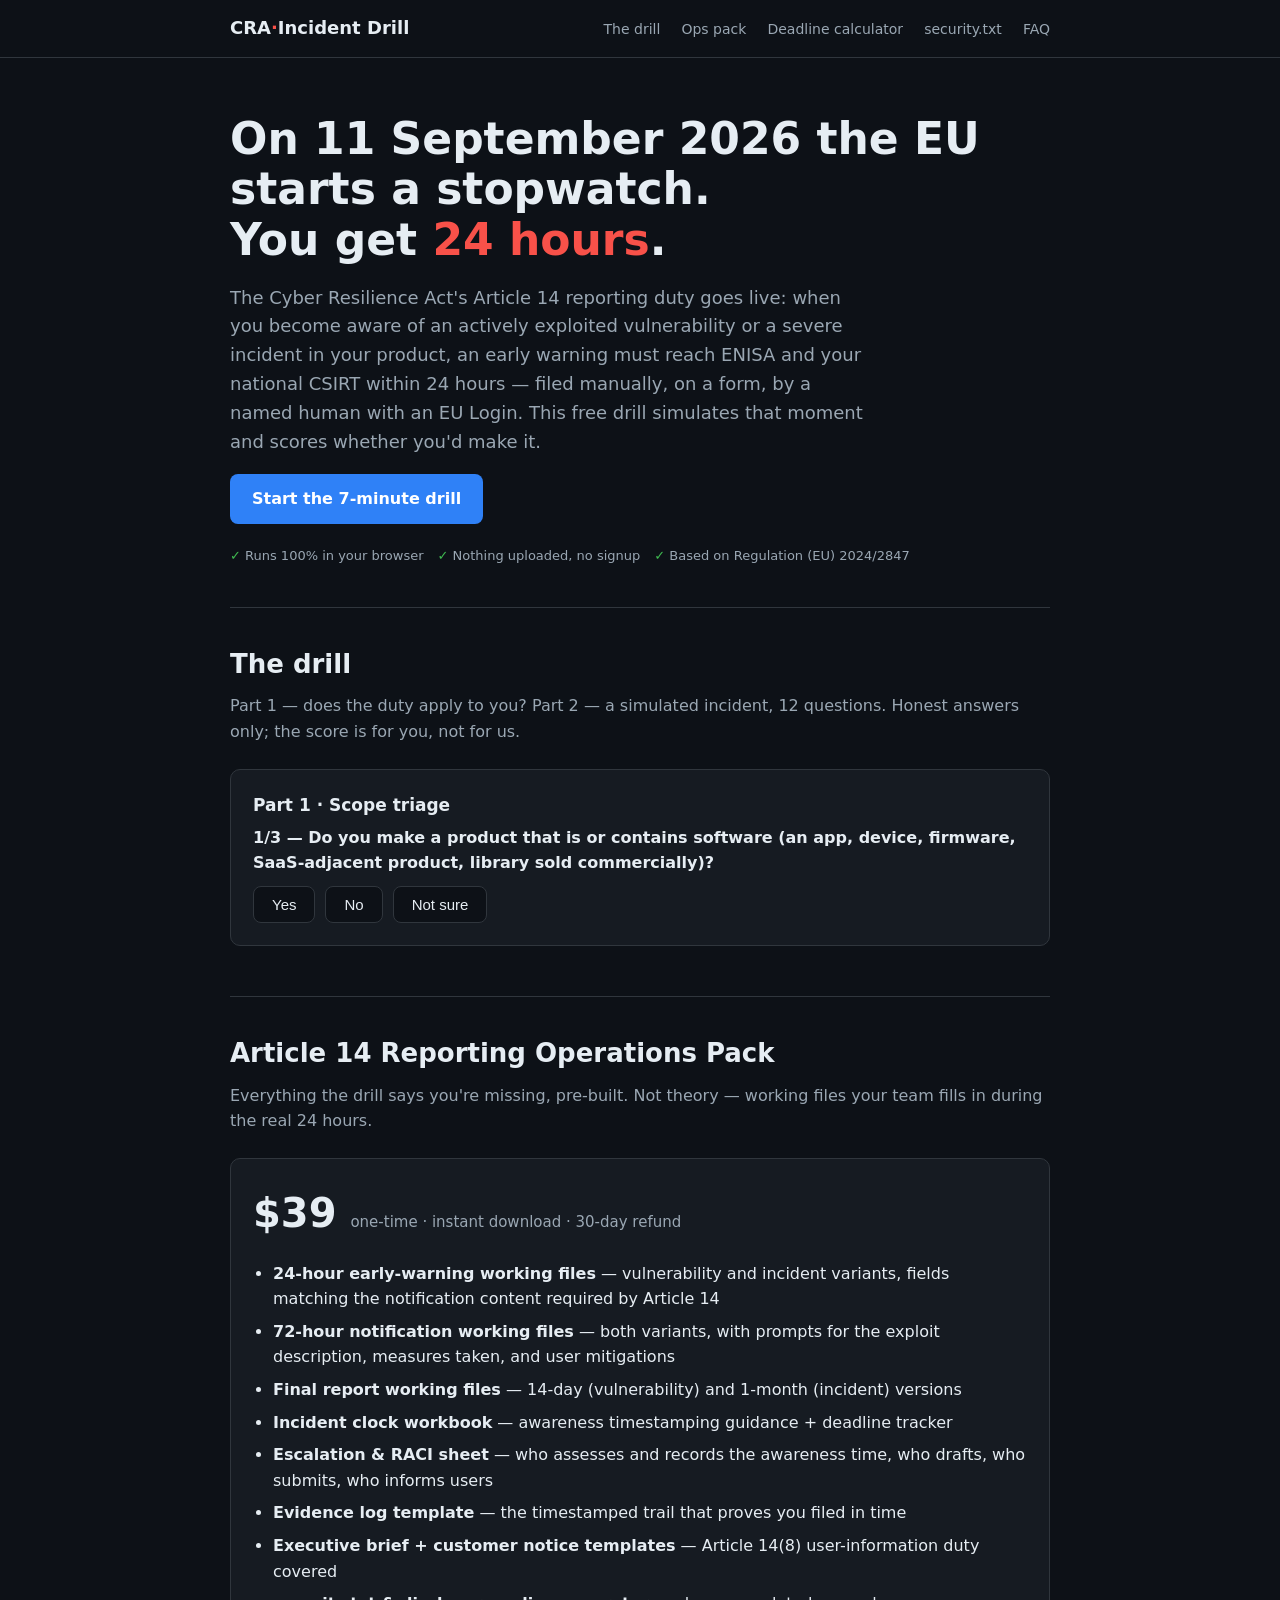
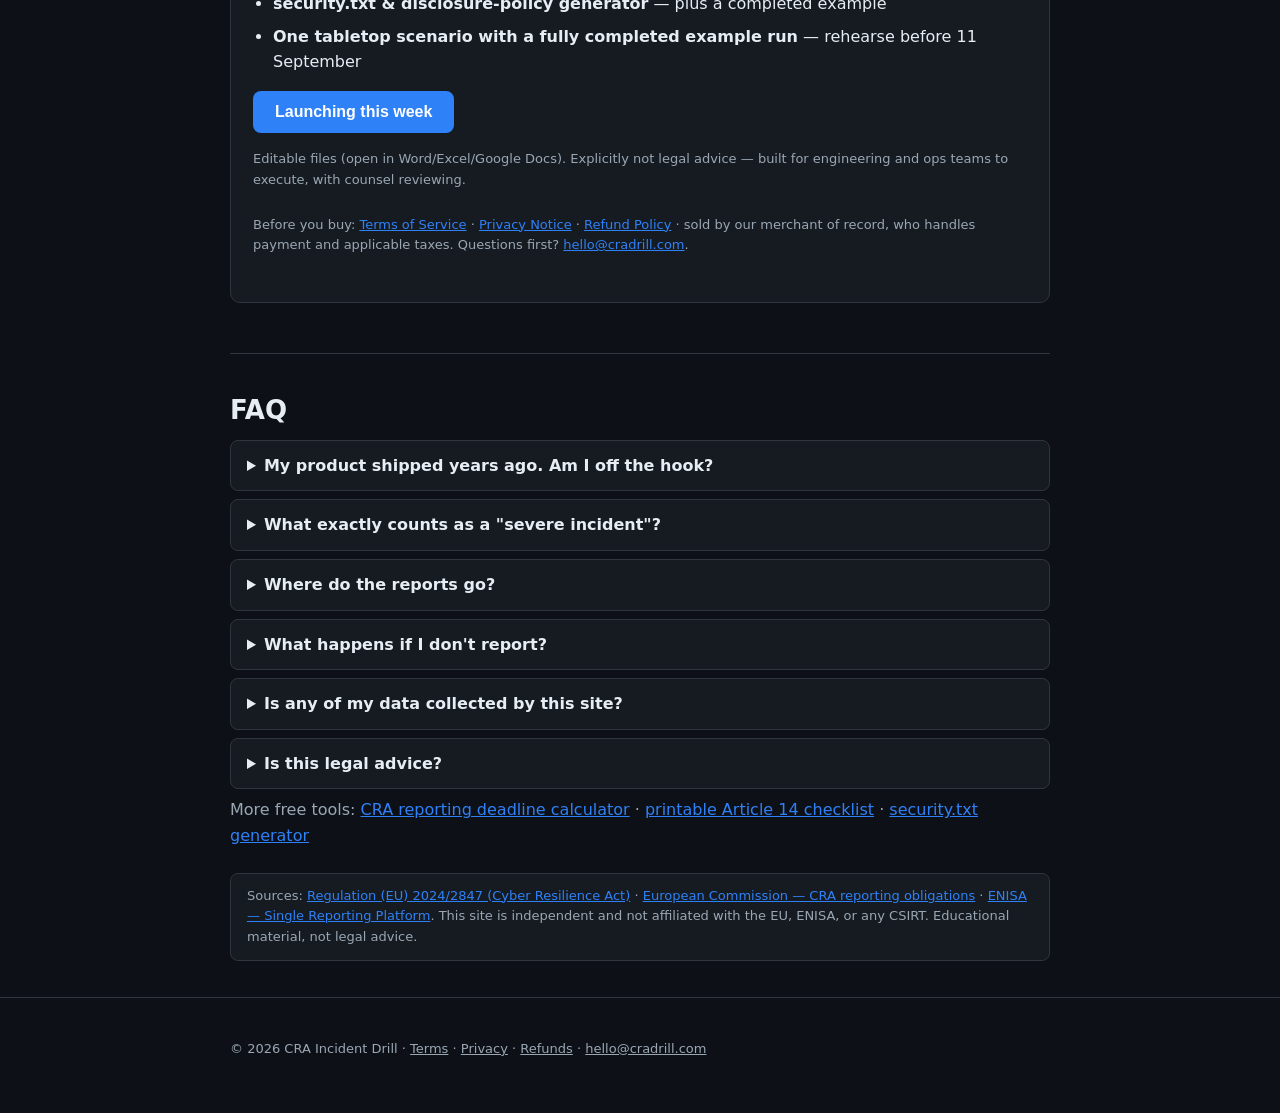
<file: index.html>
<!DOCTYPE html>
<html lang="en">
<head>
<meta charset="utf-8">
<meta name="viewport" content="width=device-width, initial-scale=1">
<title>CRA Incident Drill — could you file the EU 24-hour report in time?</title>
<meta name="description" content="From 11 September 2026 the EU Cyber Resilience Act gives manufacturers 24 hours to file an early warning after learning of an exploited vulnerability or severe incident. Run the free 7-minute browser drill and find your gaps before the clock is real.">
<link rel="canonical" href="https://cradrill.com/">
<meta property="og:title" content="CRA Incident Drill — the EU 24-hour reporting rule starts 11 Sept 2026">
<meta property="og:description" content="Free 7-minute readiness drill for the Cyber Resilience Act Article 14 reporting duty. Runs entirely in your browser — nothing is uploaded.">
<meta property="og:type" content="website">
<link rel="icon" href="data:image/svg+xml,%3Csvg xmlns='http://www.w3.org/2000/svg' viewBox='0 0 100 100'%3E%3Ctext y='80' font-size='80'%3E%E2%8F%B1%EF%B8%8F%3C/text%3E%3C/svg%3E">
<link rel="stylesheet" href="styles.css">
<script type="application/ld+json">
{"@context":"https://schema.org","@type":"FAQPage","mainEntity":[
{"@type":"Question","name":"Who must report under CRA Article 14?","acceptedAnswer":{"@type":"Answer","text":"Manufacturers of products with digital elements made available on the EU market. From 11 September 2026 they must report actively exploited vulnerabilities and severe incidents to ENISA and their coordinating CSIRT via the Single Reporting Platform — including for products already sold."}},
{"@type":"Question","name":"What are the CRA reporting deadlines?","acceptedAnswer":{"@type":"Answer","text":"An early warning within 24 hours of becoming aware, a fuller notification within 72 hours, and a final report within 14 days of a corrective or mitigating measure becoming available (vulnerabilities) or within one month of submitting the notification (severe incidents)."}},
{"@type":"Question","name":"Is this tool legal advice?","acceptedAnswer":{"@type":"Answer","text":"No. It is an educational readiness exercise. Confirm scope and obligations with qualified counsel."}}]}
</script>
</head>
<body>
<header class="site">
  <div class="wrap">
    <a class="logo" href="./">CRA<span>·</span>Incident Drill</a>
    <nav>
      <a href="#drill">The drill</a>
      <a href="#pack">Ops pack</a>
      <a href="deadline-calculator.html">Deadline calculator</a>
      <a href="security-txt-generator.html">security.txt</a>
      <a href="#faq">FAQ</a>
    </nav>
  </div>
</header>

<div class="wrap">
  <div class="hero">
    <h1>On 11 September 2026 the EU starts a stopwatch.<br>You get <em>24 hours</em>.</h1>
    <p class="lead">The Cyber Resilience Act's Article 14 reporting duty goes live: when you become aware of an actively exploited vulnerability or a severe incident in your product, an early warning must reach ENISA and your national CSIRT within 24 hours — filed manually, on a form, by a named human with an EU Login. This free drill simulates that moment and scores whether you'd make it.</p>
    <p><a class="btn" href="#drill">Start the 7-minute drill</a></p>
    <div class="badges">
      <span>Runs 100% in your browser</span>
      <span>Nothing uploaded, no signup</span>
      <span>Based on Regulation (EU) 2024/2847</span>
    </div>
  </div>

  <section id="drill">
    <h2>The drill</h2>
    <p class="sub">Part 1 — does the duty apply to you? Part 2 — a simulated incident, 12 questions. Honest answers only; the score is for you, not for us.</p>

    <div class="card" id="scope-card">
      <h3>Part 1 · Scope triage</h3>
      <div id="scope-q1">
        <p class="q">1/3 — Do you make a product that is or contains software (an app, device, firmware, SaaS-adjacent product, library sold commercially)?</p>
        <div class="choices" data-q="isDigital">
          <button data-v="yes">Yes</button><button data-v="no">No</button><button data-v="unsure">Not sure</button>
        </div>
      </div>
      <div id="scope-q2" class="hidden">
        <p class="q">2/3 — Is it made available on the EU market (sold, licensed, or offered to EU customers)?</p>
        <div class="choices" data-q="sellsEU">
          <button data-v="yes">Yes</button><button data-v="no">No</button><button data-v="unsure">Not sure</button>
        </div>
      </div>
      <div id="scope-q3" class="hidden">
        <p class="q">3/3 — In the course of a commercial activity (not a pure hobby / unmonetised open-source project)?</p>
        <div class="choices" data-q="isCommercial">
          <button data-v="yes">Yes</button><button data-v="no">No</button><button data-v="unsure">Not sure</button>
        </div>
      </div>
      <div id="scope-verdict" class="hidden"></div>
    </div>

    <div class="card hidden" id="sim-card">
      <h3>Part 2 · The simulation</h3>
      <p class="scenario">Tuesday, 02:14. A security researcher emails your support inbox: a vulnerability in your product is being actively exploited at two of your customers. Screenshots attached. The moment someone at your company reads this and understands it, you are "aware" — and the clock below starts.</p>
      <div class="timeline" id="timeline"></div>
      <p class="sub">Could you deliver? Answer the 12 questions:</p>
      <div id="checks"></div>
    </div>

    <div class="card hidden" id="result-card">
      <h3>Your readiness</h3>
      <div class="score-big" id="score"></div>
      <div class="band" id="band"></div>
      <div id="gaps"></div>
      <p style="margin-top:18px">
        <button class="btn" id="export">Download your readiness report</button>
        <a class="btn secondary" href="#pack">Close the gaps — see the Ops Pack</a>
      </p>
    </div>
  </section>

  <section id="pack">
    <h2>Article 14 Reporting Operations Pack</h2>
    <p class="sub">Everything the drill says you're missing, pre-built. Not theory — working files your team fills in during the real 24 hours.</p>
    <div class="card">
      <div class="price">$39 <small>one-time · instant download · 30-day refund</small></div>
      <ul class="pack">
        <li><b>24-hour early-warning working files</b> — vulnerability and incident variants, fields matching the notification content required by Article 14</li>
        <li><b>72-hour notification working files</b> — both variants, with prompts for the exploit description, measures taken, and user mitigations</li>
        <li><b>Final report working files</b> — 14-day (vulnerability) and 1-month (incident) versions</li>
        <li><b>Incident clock workbook</b> — awareness timestamping guidance + deadline tracker</li>
        <li><b>Escalation & RACI sheet</b> — who assesses and records the awareness time, who drafts, who submits, who informs users</li>
        <li><b>Evidence log template</b> — the timestamped trail that proves you filed in time</li>
        <li><b>Executive brief + customer notice templates</b> — Article 14(8) user-information duty covered</li>
        <li><b>security.txt & disclosure-policy generator</b> — plus a completed example</li>
        <li><b>One tabletop scenario with a fully completed example run</b> — rehearse before 11 September</li>
      </ul>
      <p id="buy-area"><button class="btn" id="buy" disabled>Launching this week</button></p>
      <p class="sub" style="font-size:13px">Editable files (open in Word/Excel/Google Docs). Explicitly not legal advice — built for engineering and ops teams to execute, with counsel reviewing.</p>
      <p class="sub" style="font-size:13px">Before you buy: <a href="terms.html">Terms of Service</a> · <a href="privacy.html">Privacy Notice</a> · <a href="refunds.html">Refund Policy</a> · sold by our merchant of record, who handles payment and applicable taxes. Questions first? <a href="mailto:hello@cradrill.com">hello@cradrill.com</a>.</p>
    </div>
  </section>

  <section id="faq">
    <h2>FAQ</h2>
    <details><summary>My product shipped years ago. Am I off the hook?</summary>
      <p>No — this is the part that surprises people, and it is explicit in the text. Article 69(2) grandfathers products placed on the market before 11 December 2027 unless they are substantially modified. Article 69(3) then carves straight back out: "by way of derogation from paragraph 2 … the obligations laid down in Article 14 shall apply to all products with digital elements that fall within the scope of this Regulation that have been placed on the market before 11 December 2027." So the reporting duty reaches your installed base from 11 September 2026, even where the rest of the CRA does not. If it is in scope and you learn of an actively exploited vulnerability, the clock runs.</p></details>
    <details><summary>What exactly counts as a "severe incident"?</summary>
      <p>Under Article 14(5): an incident that negatively affects — or is capable of affecting — your product's ability to protect the availability, authenticity, integrity or confidentiality of sensitive or important <b>data or functions</b>; or that has led, or could lead, to the introduction or execution of malicious code in the product or in a user's systems. The "or functions" half is easy to miss: an incident that compromises critical functionality counts even if no sensitive data was touched. Routine bugs and ordinary patches are out of scope. Separately, "actively exploited vulnerability" has its own definition in Article 3(42) — it requires <em>reliable</em> evidence that a <em>malicious actor</em> exploited it without the system owner's permission, so an authorised researcher's proof-of-concept doesn't qualify.</p></details>
    <details><summary>Where do the reports go?</summary>
      <p>Through ENISA's Single Reporting Platform, simultaneously to ENISA and to the CSIRT designated as coordinator for you (normally the Member State of your main EU establishment). The platform is scheduled to be operational by 11 September 2026; submission is a manual form — there is no API.</p></details>
    <details><summary>What happens if I don't report?</summary>
      <p>Article 14 sits in the CRA's <em>highest</em> penalty tier. Article 64 puts failures of the Article 13 and 14 obligations, alongside the Annex I essential requirements, at administrative fines of up to <b>€15,000,000 or 2.5% of total worldwide annual turnover, whichever is higher</b>. Member States set the actual regime and are directed to weigh the size and resources of the offender, so small companies are not treated like large ones — but the tier is the severe one. The blunter operational risk is that a missed 24-hour window cannot be recovered afterwards, and your CSIRT knows whether you filed.</p></details>
    <details><summary>Is any of my data collected by this site?</summary>
      <p>No. The drill runs entirely in your browser; answers never leave your machine. The exported report is generated locally.</p></details>
    <details><summary>Is this legal advice?</summary>
      <p>No. This is an educational readiness exercise built from the regulation text and official guidance (linked below). Scope and obligations should be confirmed with qualified counsel.</p></details>
    <p class="sub">More free tools: <a href="deadline-calculator.html">CRA reporting deadline calculator</a> · <a href="cra-article-14-checklist.html">printable Article 14 checklist</a> · <a href="security-txt-generator.html">security.txt generator</a></p>
    <div class="disclaimer">Sources: <a href="https://eur-lex.europa.eu/eli/reg/2024/2847/oj" rel="noopener">Regulation (EU) 2024/2847 (Cyber Resilience Act)</a> · <a href="https://digital-strategy.ec.europa.eu/en/policies/cra-reporting" rel="noopener">European Commission — CRA reporting obligations</a> · <a href="https://www.enisa.europa.eu/topics/product-security-and-certification/single-reporting-platform-srp" rel="noopener">ENISA — Single Reporting Platform</a>. This site is independent and not affiliated with the EU, ENISA, or any CSIRT. Educational material, not legal advice.</div>
  </section>
</div>

<footer><div class="wrap"><p>&copy; 2026 CRA Incident Drill &middot; <a href="terms.html">Terms</a> &middot; <a href="privacy.html">Privacy</a> &middot; <a href="refunds.html">Refunds</a> &middot; <a href="mailto:hello@cradrill.com">hello@cradrill.com</a></p></div></footer>

<script src="paddle-config.js"></script>
<script>
(function () {
  var cfg = window.PADDLE_CONFIG;
  if (!cfg) return; // checkout not live yet
  var opened = false, clicked = false;
  var s = document.createElement("script");
  s.src = "https://cdn.paddle.com/paddle/v2/paddle.js";
  s.onload = function () {
    Paddle.Initialize({
      token: cfg.token,
      eventCallback: function (ev) {
        // Checkout can be unavailable while the account/domain is still being switched on.
        // Rather than leave the buyer staring at Paddle's generic error, offer a way to reach us.
        if (ev.name === "checkout.loaded") { opened = true; }
        // Only swap in the fallback once a buyer has actually tried to pay — an error at
        // init time shouldn't strip the buy button off an otherwise healthy page.
        if (ev.name === "checkout.error" && clicked) { showFallback(); }
        if (ev.name === "checkout.completed" && ev.data && ev.data.transaction_id) {
          setTimeout(function () { location.href = cfg.claimUrl + "?txn=" + ev.data.transaction_id; }, 1500);
        }
      }
    });
    var btn = document.getElementById("buy");
    btn.disabled = false;
    btn.textContent = "Buy now — $39";
    btn.addEventListener("click", function () {
      opened = false; clicked = true;
      Paddle.Checkout.open({ items: [{ priceId: cfg.priceId, quantity: 1 }] });
      // If the overlay never reports itself as loaded, treat it as unavailable.
      setTimeout(function () { if (!opened) showFallback(); }, 6000);
    });
  };
  document.head.appendChild(s);

  function showFallback() {
    // Dismiss Paddle's generic error modal first, or it sits on top of our message.
    try { Paddle.Checkout.close(); } catch (e) {}
    var area = document.getElementById("buy-area");
    if (!area || area.dataset.fallback) return;
    area.dataset.fallback = "1";
    area.innerHTML = '<p style="background:var(--panel);border:1px solid var(--border);border-left:3px solid var(--warn);border-radius:8px;padding:14px 16px">' +
      '<b>Card checkout is being switched on.</b><br>The pack itself is finished. Email ' +
      '<a href="mailto:hello@cradrill.com?subject=Article%2014%20Reporting%20Operations%20Pack">hello@cradrill.com</a>' +
      ' and you will get the payment link the moment it is live — before 11 September.<br>' +
      '<span style="font-size:13px"><a href="terms.html">Terms</a> · <a href="privacy.html">Privacy</a> · <a href="refunds.html">Refunds</a></span></p>';
  }
})();
</script>
<script src="drill.js"></script>
<script>
(function () {
  var scope = {};
  var answers = {};
  var scopeOrder = ["scope-q1", "scope-q2", "scope-q3"];

  document.querySelectorAll("#scope-card .choices").forEach(function (grp, idx) {
    grp.addEventListener("click", function (e) {
      if (e.target.tagName !== "BUTTON") return;
      grp.querySelectorAll("button").forEach(function (b) { b.setAttribute("aria-pressed", "false"); });
      e.target.setAttribute("aria-pressed", "true");
      scope[grp.dataset.q] = e.target.dataset.v;
      if (idx < 2) document.getElementById(scopeOrder[idx + 1]).classList.remove("hidden");
      if (scope.isDigital && scope.sellsEU && scope.isCommercial) showScopeVerdict();
    });
  });

  function showScopeVerdict() {
    var v = DRILL.scopeVerdict(scope.sellsEU, scope.isCommercial, scope.isDigital);
    var el = document.getElementById("scope-verdict");
    el.classList.remove("hidden");
    var cls = v.verdict === "likely-in" ? "bad" : (v.verdict === "unclear" ? "warn" : "ok");
    el.innerHTML = '<p class="band ' + cls + '">' + v.label + '</p><p class="sub">' + v.detail + "</p>";
    document.getElementById("sim-card").classList.remove("hidden");
    renderTimeline();
    renderChecks();
  }

  function fmt(ms) {
    return new Date(ms).toLocaleString(undefined, { weekday: "short", day: "numeric", month: "short", hour: "2-digit", minute: "2-digit" });
  }

  function renderTimeline() {
    var d = DRILL.deadlines(Date.now());
    var rows = [
      ["Now", "You become aware. The clock starts."],
      [fmt(d.earlyWarning), "Early warning due — type, manufacturer, product, title (+ malicious-act suspicion for incidents)."],
      [fmt(d.notification), "72-hour notification due — nature of the vulnerability/incident, exploit details, measures taken and available to users."],
      ["+14 days / +1 month", "Final report due — 14 days after a fix is available (vulnerability) or one month (incident)."]
    ];
    document.getElementById("timeline").innerHTML = rows.map(function (r) {
      return '<div class="tl-item"><span class="tl-when">' + r[0] + '</span><span>' + r[1] + "</span></div>";
    }).join("");
  }

  function renderChecks() {
    var host = document.getElementById("checks");
    host.innerHTML = DRILL.CHECKS.map(function (c, i) {
      return '<div class="card" data-id="' + c.id + '"><p class="progress">' + (i + 1) + "/" + DRILL.CHECKS.length +
        '</p><p class="q">' + c.q + '</p><div class="choices"><button data-v="1">Yes</button><button data-v="0">No / not sure</button></div>' +
        '<p class="why">' + c.why + "</p></div>";
    }).join("");
    host.querySelectorAll(".card").forEach(function (card) {
      card.querySelector(".choices").addEventListener("click", function (e) {
        if (e.target.tagName !== "BUTTON") return;
        card.querySelectorAll("button").forEach(function (b) { b.setAttribute("aria-pressed", "false"); });
        e.target.setAttribute("aria-pressed", "true");
        answers[card.dataset.id] = e.target.dataset.v === "1";
        card.querySelector(".why").style.display = "block";
        if (Object.keys(answers).length === DRILL.CHECKS.length) showResult();
      });
    });
  }

  function showResult() {
    var r = DRILL.score(answers);
    document.getElementById("result-card").classList.remove("hidden");
    document.getElementById("score").textContent = r.points + " / " + r.total;
    var band = document.getElementById("band");
    band.textContent = r.band;
    band.className = "band " + (r.points >= 9 ? "ok" : r.points >= 5 ? "warn" : "bad");
    document.getElementById("gaps").innerHTML = r.gaps.length
      ? "<p class='sub' style='margin-top:14px'>Your gaps:</p>" + r.gaps.map(function (g) { return '<div class="gap"><b>' + g.q + "</b><span>" + g.why + "</span></div>"; }).join("")
      : "<p class='sub'>No gaps — run a tabletop to prove it under time pressure.</p>";
    document.getElementById("result-card").scrollIntoView({ behavior: "smooth" });
  }

  document.getElementById("export").addEventListener("click", function () {
    var r = DRILL.score(answers);
    var d = DRILL.deadlines(Date.now());
    var html = "<!DOCTYPE html><html><head><meta charset='utf-8'><title>CRA Article 14 readiness report</title>" +
      "<style>body{font:15px/1.6 system-ui;max-width:720px;margin:40px auto;padding:0 20px;color:#111}h1{font-size:22px}.gap{border-left:3px solid #d29922;padding:6px 12px;margin:8px 0}.ok{color:#1a7f37}</style></head><body>" +
      "<h1>CRA Article 14 readiness report</h1><p>Generated " + new Date().toLocaleString() + " by the free CRA Incident Drill (runs locally; no data was uploaded).</p>" +
      "<p><b>Score: " + r.points + "/" + r.total + " — " + r.band + "</b></p>" +
      "<p>If you became aware of an exploited vulnerability right now, your early warning would be due <b>" + new Date(d.earlyWarning).toLocaleString() + "</b> and your 72-hour notification <b>" + new Date(d.notification).toLocaleString() + "</b>.</p>" +
      (r.gaps.length ? "<h2>Gaps to close before 11 September 2026</h2>" + r.gaps.map(function (g) { return "<div class='gap'><b>" + g.q + "</b><br>" + g.why + "</div>"; }).join("") : "<p class='ok'>No gaps recorded.</p>") +
      "<p>Close the gaps with the $39 Reporting Operations Pack: <a href='https://cradrill.com/#pack'>cra-incident-drill</a></p>" +
      "<p style='color:#666;font-size:13px'>Educational readiness exercise. Not legal advice.</p></body></html>";
    var a = document.createElement("a");
    a.href = URL.createObjectURL(new Blob([html], { type: "text/html" }));
    a.download = "cra-readiness-report.html";
    a.click();
  });
})();
</script>
</body>
</html>
</file>
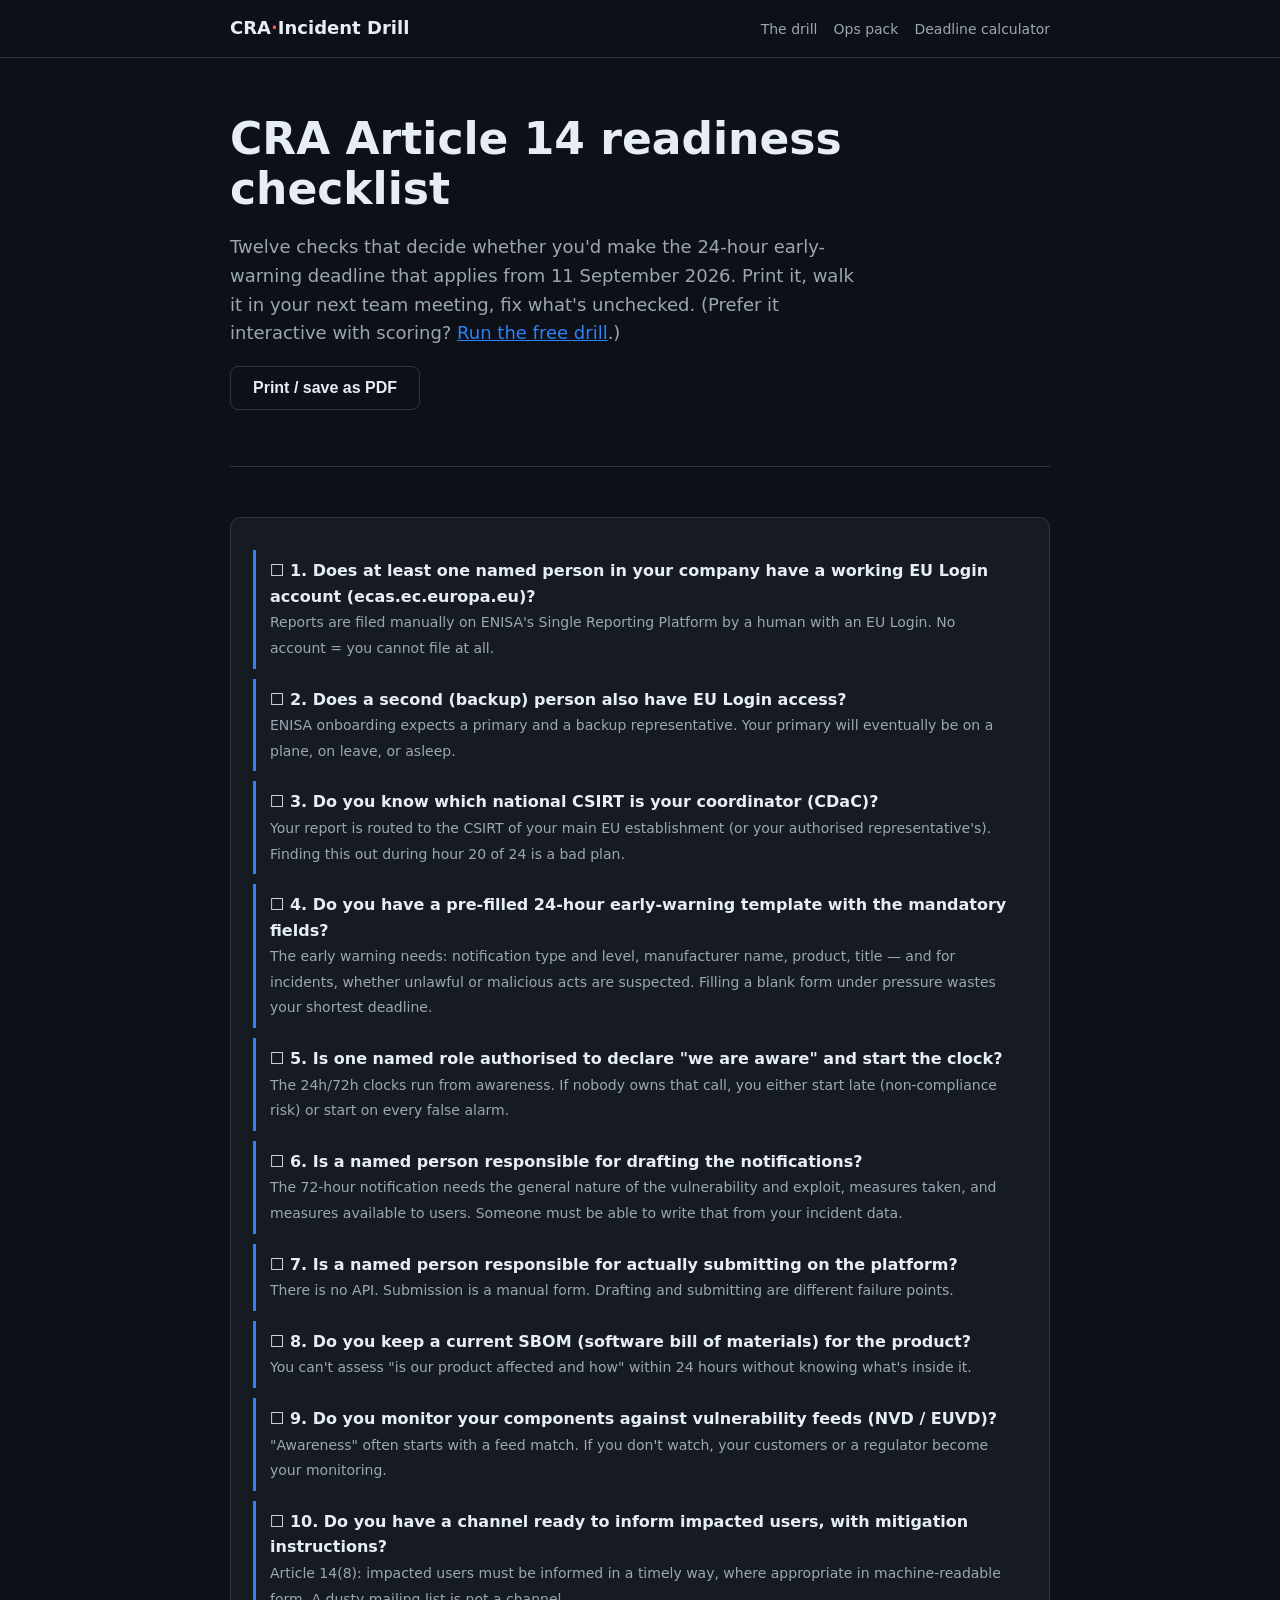
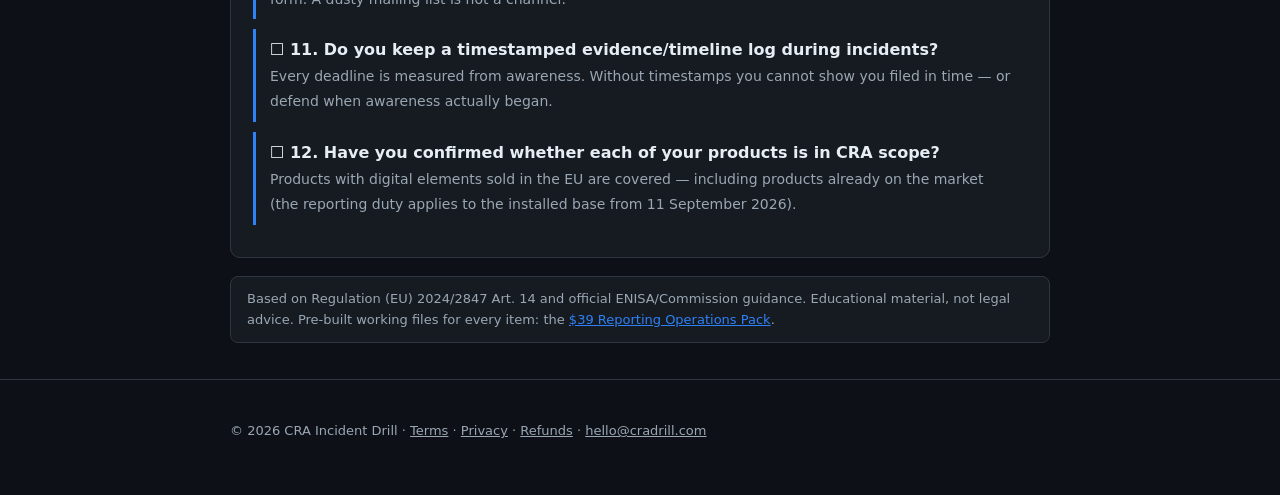
<file: cra-article-14-checklist.html>
<!DOCTYPE html>
<html lang="en">
<head>
<meta charset="utf-8">
<meta name="viewport" content="width=device-width, initial-scale=1">
<title>CRA Article 14 readiness checklist — 12 checks before 11 September 2026</title>
<meta name="description" content="Printable 12-point checklist for the EU Cyber Resilience Act Article 14 reporting duty: EU Login, CSIRT coordinator, 24-hour template, named roles, SBOM, monitoring, user notification. Free.">
<link rel="canonical" href="https://cradrill.com/cra-article-14-checklist.html">
<link rel="icon" href="data:image/svg+xml,%3Csvg xmlns='http://www.w3.org/2000/svg' viewBox='0 0 100 100'%3E%3Ctext y='80' font-size='80'%3E%E2%8F%B1%EF%B8%8F%3C/text%3E%3C/svg%3E">
<link rel="stylesheet" href="styles.css">
<style>@media print { header.site, footer, .btn, .noprint { display: none !important; } body { background: #fff; color: #000; } .card { border-color: #999; background: #fff; } h1, h2 { color: #000; } .gap { background: #fff; } }</style>
</head>
<body>
<header class="site">
  <div class="wrap">
    <a class="logo" href="./">CRA<span>·</span>Incident Drill</a>
    <nav><a href="./#drill">The drill</a><a href="./#pack">Ops pack</a><a href="deadline-calculator.html">Deadline calculator</a></nav>
  </div>
</header>
<div class="wrap">
  <div class="hero">
    <h1>CRA Article 14 readiness checklist</h1>
    <p class="lead">Twelve checks that decide whether you'd make the 24-hour early-warning deadline that applies from 11 September 2026. Print it, walk it in your next team meeting, fix what's unchecked. (Prefer it interactive with scoring? <a href="./">Run the free drill</a>.)</p>
    <p class="noprint"><button class="btn secondary" onclick="window.print()">Print / save as PDF</button></p>
  </div>
  <section>
    <div class="card" id="list"></div>
    <div class="disclaimer">Based on Regulation (EU) 2024/2847 Art. 14 and official ENISA/Commission guidance. Educational material, not legal advice. Pre-built working files for every item: the <a href="./#pack">$39 Reporting Operations Pack</a>.</div>
  </section>
</div>
<footer><div class="wrap"><p>&copy; 2026 CRA Incident Drill &middot; <a href="terms.html">Terms</a> &middot; <a href="privacy.html">Privacy</a> &middot; <a href="refunds.html">Refunds</a> &middot; <a href="mailto:hello@cradrill.com">hello@cradrill.com</a></p></div></footer>
<script src="drill.js"></script>
<script>
document.getElementById("list").innerHTML = DRILL.CHECKS.map(function (c, i) {
  return '<div class="gap" style="border-left-color:#2f81f7"><b>☐ ' + (i + 1) + ". " + c.q + "</b><span>" + c.why + "</span></div>";
}).join("");
</script>
</body>
</html>
</file>
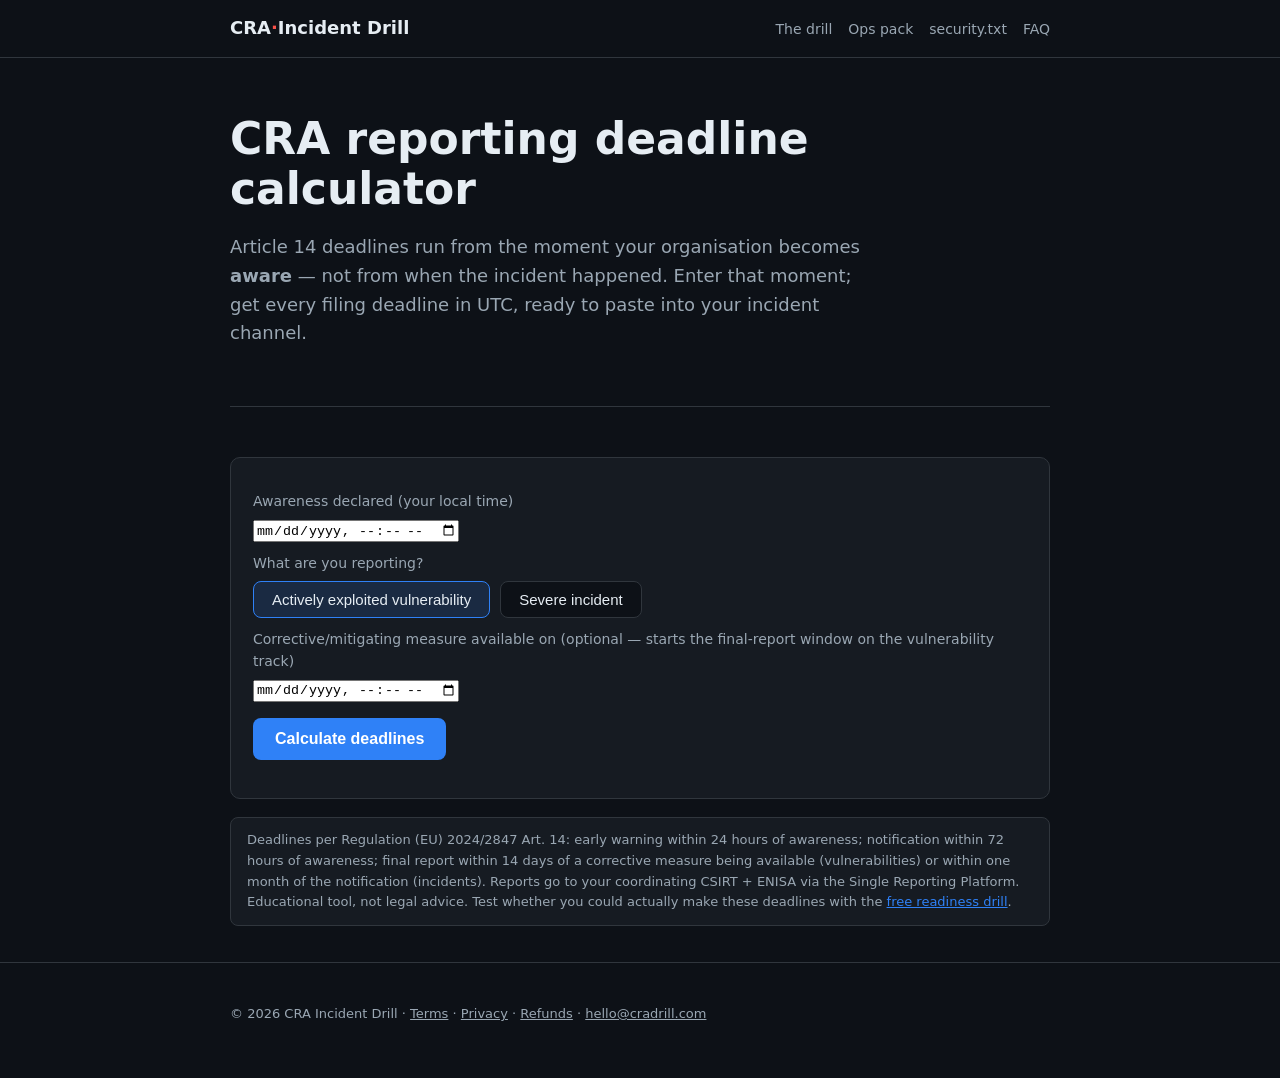
<file: deadline-calculator.html>
<!DOCTYPE html>
<html lang="en">
<head>
<meta charset="utf-8">
<meta name="viewport" content="width=device-width, initial-scale=1">
<title>CRA reporting deadline calculator — 24h / 72h / final report dates</title>
<meta name="description" content="Enter the moment you became aware of an exploited vulnerability or severe incident; get your exact EU Cyber Resilience Act Article 14 deadlines (24-hour early warning, 72-hour notification, final report) in UTC. Free, runs in your browser.">
<link rel="canonical" href="https://cradrill.com/deadline-calculator.html">
<link rel="icon" href="data:image/svg+xml,%3Csvg xmlns='http://www.w3.org/2000/svg' viewBox='0 0 100 100'%3E%3Ctext y='80' font-size='80'%3E%E2%8F%B1%EF%B8%8F%3C/text%3E%3C/svg%3E">
<link rel="stylesheet" href="styles.css">
</head>
<body>
<header class="site">
  <div class="wrap">
    <a class="logo" href="./">CRA<span>·</span>Incident Drill</a>
    <nav><a href="./#drill">The drill</a><a href="./#pack">Ops pack</a><a href="security-txt-generator.html">security.txt</a><a href="./#faq">FAQ</a></nav>
  </div>
</header>
<div class="wrap">
  <div class="hero">
    <h1>CRA reporting deadline calculator</h1>
    <p class="lead">Article 14 deadlines run from the moment your organisation becomes <b>aware</b> — not from when the incident happened. Enter that moment; get every filing deadline in UTC, ready to paste into your incident channel.</p>
  </div>
  <section>
    <div class="card">
      <label for="aware">Awareness declared (your local time)</label>
      <input type="datetime-local" id="aware">
      <label for="track">What are you reporting?</label>
      <div class="choices" id="track" style="margin-top:6px">
        <button data-v="vuln" aria-pressed="true">Actively exploited vulnerability</button>
        <button data-v="incident" aria-pressed="false">Severe incident</button>
      </div>
      <div id="fixwrap">
        <label for="fix">Corrective/mitigating measure available on (optional — starts the final-report window on the vulnerability track)</label>
        <input type="datetime-local" id="fix">
      </div>
      <div id="subwrap" style="display:none">
        <label for="sub">72-hour notification actually submitted on (optional — the incident final report runs one month from <em>submission</em>, not from the deadline)</label>
        <input type="datetime-local" id="sub">
      </div>
      <p style="margin-top:16px"><button class="btn" id="calc">Calculate deadlines</button></p>
      <div id="outwrap" class="hidden">
        <div class="timeline" id="tl"></div>
        <p><button class="btn secondary" id="copy">Copy as text</button> <span id="copied" class="sub"></span></p>
      </div>
    </div>
    <div class="disclaimer">Deadlines per Regulation (EU) 2024/2847 Art. 14: early warning within 24 hours of awareness; notification within 72 hours of awareness; final report within 14 days of a corrective measure being available (vulnerabilities) or within one month of the notification (incidents). Reports go to your coordinating CSIRT + ENISA via the Single Reporting Platform. Educational tool, not legal advice. Test whether you could actually make these deadlines with the <a href="./">free readiness drill</a>.</div>
  </section>
</div>
<footer><div class="wrap"><p>&copy; 2026 CRA Incident Drill &middot; <a href="terms.html">Terms</a> &middot; <a href="privacy.html">Privacy</a> &middot; <a href="refunds.html">Refunds</a> &middot; <a href="mailto:hello@cradrill.com">hello@cradrill.com</a></p></div></footer>
<script src="drill.js"></script>
<script>
(function () {
  var track = "vuln";
  var HOUR = 3600000, DAY = 86400000;
  document.querySelectorAll("#track button").forEach(function (b) {
    b.addEventListener("click", function () {
      document.querySelectorAll("#track button").forEach(function (x) { x.setAttribute("aria-pressed", "false"); });
      b.setAttribute("aria-pressed", "true");
      track = b.dataset.v;
      document.getElementById("fixwrap").style.display = track === "vuln" ? "block" : "none";
      document.getElementById("subwrap").style.display = track === "vuln" ? "none" : "block";
    });
  });
  function utc(ms) { return new Date(ms).toISOString().replace("T", " ").slice(0, 16) + " UTC"; }
  var lastText = "";
  document.getElementById("calc").addEventListener("click", function () {
    var v = document.getElementById("aware").value;
    if (!v) { alert("Enter the awareness date and time."); return; }
    var t0 = new Date(v).getTime();
    var rows = [["Awareness declared", utc(t0)], ["Early warning due (+24h)", utc(t0 + 24 * HOUR)], ["Notification due (+72h)", utc(t0 + 72 * HOUR)]];
    if (track === "vuln") {
      var f = document.getElementById("fix").value;
      rows.push(f ? ["Final report due (fix + 14 days)", utc(new Date(f).getTime() + 14 * DAY)] : ["Final report", "14 days after your fix/mitigation becomes available - recalculate then"]);
    } else {
      // Art. 14(4): one calendar month after the incident notification is SUBMITTED — not after the
      // 72-hour deadline. Filing the notification early therefore pulls this date earlier too.
      var subVal = document.getElementById("sub").value;
      var subMs = subVal ? new Date(subVal).getTime() : null;
      var base = subMs !== null ? subMs : t0 + 72 * HOUR;
      var due = DRILL.addOneMonth(base); // clamps month-ends; see drill.js
      rows.push([
        "Final report due (1 month after the 72h notification was submitted)",
        utc(due.getTime()) + (subMs === null ? "  — assumes you file at the 72h deadline; enter the actual submission time above once filed" : "")
      ]);
    }
    document.getElementById("tl").innerHTML = rows.map(function (r) { return '<div class="tl-item"><span class="tl-when">' + r[1] + '</span><span>' + r[0] + "</span></div>"; }).join("");
    lastText = "CRA Article 14 deadlines (" + (track === "vuln" ? "exploited vulnerability" : "severe incident") + ")\n" + rows.map(function (r) { return r[0] + ": " + r[1]; }).join("\n") + "\nGenerated by https://cradrill.com/deadline-calculator.html";
    document.getElementById("outwrap").classList.remove("hidden");
  });
  document.getElementById("copy").addEventListener("click", function () {
    navigator.clipboard.writeText(lastText).then(function () { document.getElementById("copied").textContent = "copied"; });
  });
})();
</script>
</body>
</html>
</file>
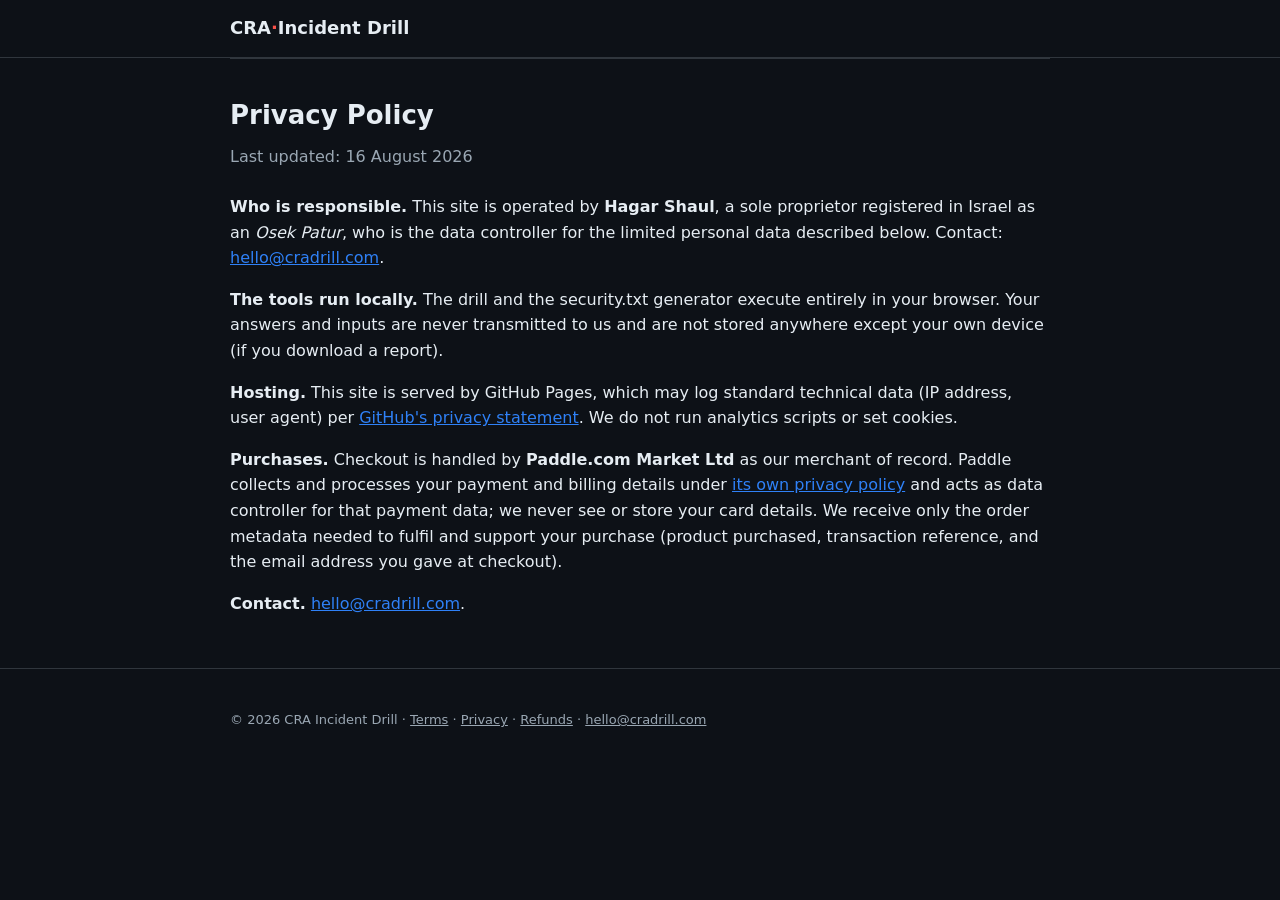
<file: privacy.html>
<!DOCTYPE html>
<html lang="en">
<head><meta charset="utf-8"><meta name="viewport" content="width=device-width, initial-scale=1"><title>Privacy — CRA Incident Drill</title><link rel="stylesheet" href="styles.css"></head>
<body>
<header class="site"><div class="wrap"><a class="logo" href="./">CRA<span>·</span>Incident Drill</a></div></header>
<div class="wrap"><section>
<h2>Privacy Policy</h2>
<p class="sub">Last updated: 16 August 2026</p>
<p><b>Who is responsible.</b> This site is operated by <b>Hagar Shaul</b>, a sole proprietor registered in Israel as an <i>Osek Patur</i>, who is the data controller for the limited personal data described below. Contact: <a href="mailto:hello@cradrill.com">hello@cradrill.com</a>.</p>
<p><b>The tools run locally.</b> The drill and the security.txt generator execute entirely in your browser. Your answers and inputs are never transmitted to us and are not stored anywhere except your own device (if you download a report).</p>
<p><b>Hosting.</b> This site is served by GitHub Pages, which may log standard technical data (IP address, user agent) per <a href="https://docs.github.com/en/site-policy/privacy-policies/github-general-privacy-statement">GitHub's privacy statement</a>. We do not run analytics scripts or set cookies.</p>
<p><b>Purchases.</b> Checkout is handled by <b>Paddle.com Market Ltd</b> as our merchant of record. Paddle collects and processes your payment and billing details under <a href="https://www.paddle.com/legal/privacy" rel="noopener">its own privacy policy</a> and acts as data controller for that payment data; we never see or store your card details. We receive only the order metadata needed to fulfil and support your purchase (product purchased, transaction reference, and the email address you gave at checkout).</p>
<p><b>Contact.</b> <a href="mailto:hello@cradrill.com">hello@cradrill.com</a>.</p>
</section></div>
<footer><div class="wrap"><p>&copy; 2026 CRA Incident Drill &middot; <a href="terms.html">Terms</a> &middot; <a href="privacy.html">Privacy</a> &middot; <a href="refunds.html">Refunds</a> &middot; <a href="mailto:hello@cradrill.com">hello@cradrill.com</a></p></div></footer>
</body></html>
</file>
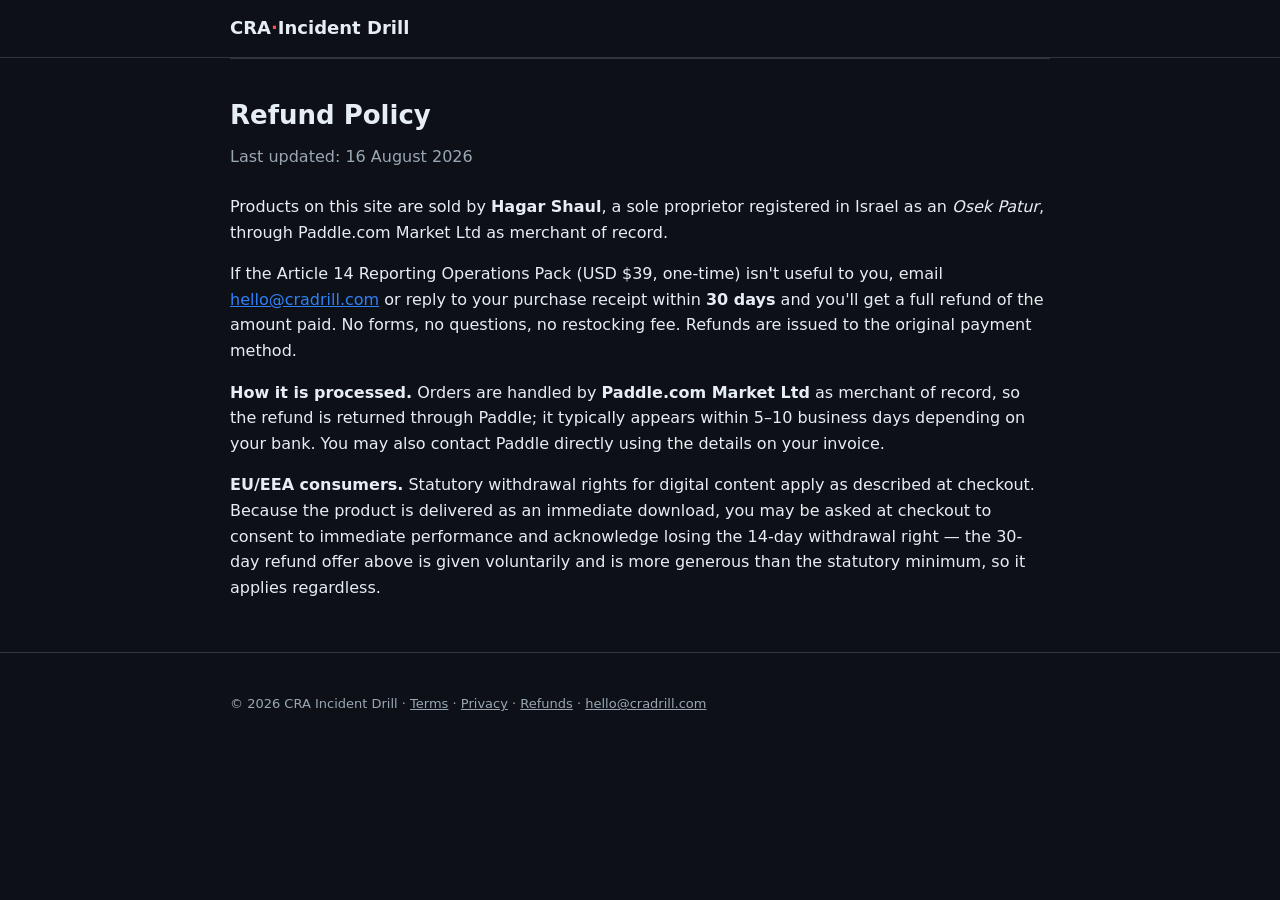
<file: refunds.html>
<!DOCTYPE html>
<html lang="en">
<head><meta charset="utf-8"><meta name="viewport" content="width=device-width, initial-scale=1"><title>Refunds — CRA Incident Drill</title><link rel="stylesheet" href="styles.css"></head>
<body>
<header class="site"><div class="wrap"><a class="logo" href="./">CRA<span>·</span>Incident Drill</a></div></header>
<div class="wrap"><section>
<h2>Refund Policy</h2>
<p class="sub">Last updated: 16 August 2026</p>
<p>Products on this site are sold by <b>Hagar Shaul</b>, a sole proprietor registered in Israel as an <i>Osek Patur</i>, through Paddle.com Market Ltd as merchant of record.</p>
<p>If the Article 14 Reporting Operations Pack (USD $39, one-time) isn't useful to you, email <a href="mailto:hello@cradrill.com">hello@cradrill.com</a> or reply to your purchase receipt within <b>30 days</b> and you'll get a full refund of the amount paid. No forms, no questions, no restocking fee. Refunds are issued to the original payment method.</p>
<p><b>How it is processed.</b> Orders are handled by <b>Paddle.com Market Ltd</b> as merchant of record, so the refund is returned through Paddle; it typically appears within 5–10 business days depending on your bank. You may also contact Paddle directly using the details on your invoice.</p>
<p><b>EU/EEA consumers.</b> Statutory withdrawal rights for digital content apply as described at checkout. Because the product is delivered as an immediate download, you may be asked at checkout to consent to immediate performance and acknowledge losing the 14-day withdrawal right — the 30-day refund offer above is given voluntarily and is more generous than the statutory minimum, so it applies regardless.</p>
</section></div>
<footer><div class="wrap"><p>&copy; 2026 CRA Incident Drill &middot; <a href="terms.html">Terms</a> &middot; <a href="privacy.html">Privacy</a> &middot; <a href="refunds.html">Refunds</a> &middot; <a href="mailto:hello@cradrill.com">hello@cradrill.com</a></p></div></footer>
</body></html>
</file>
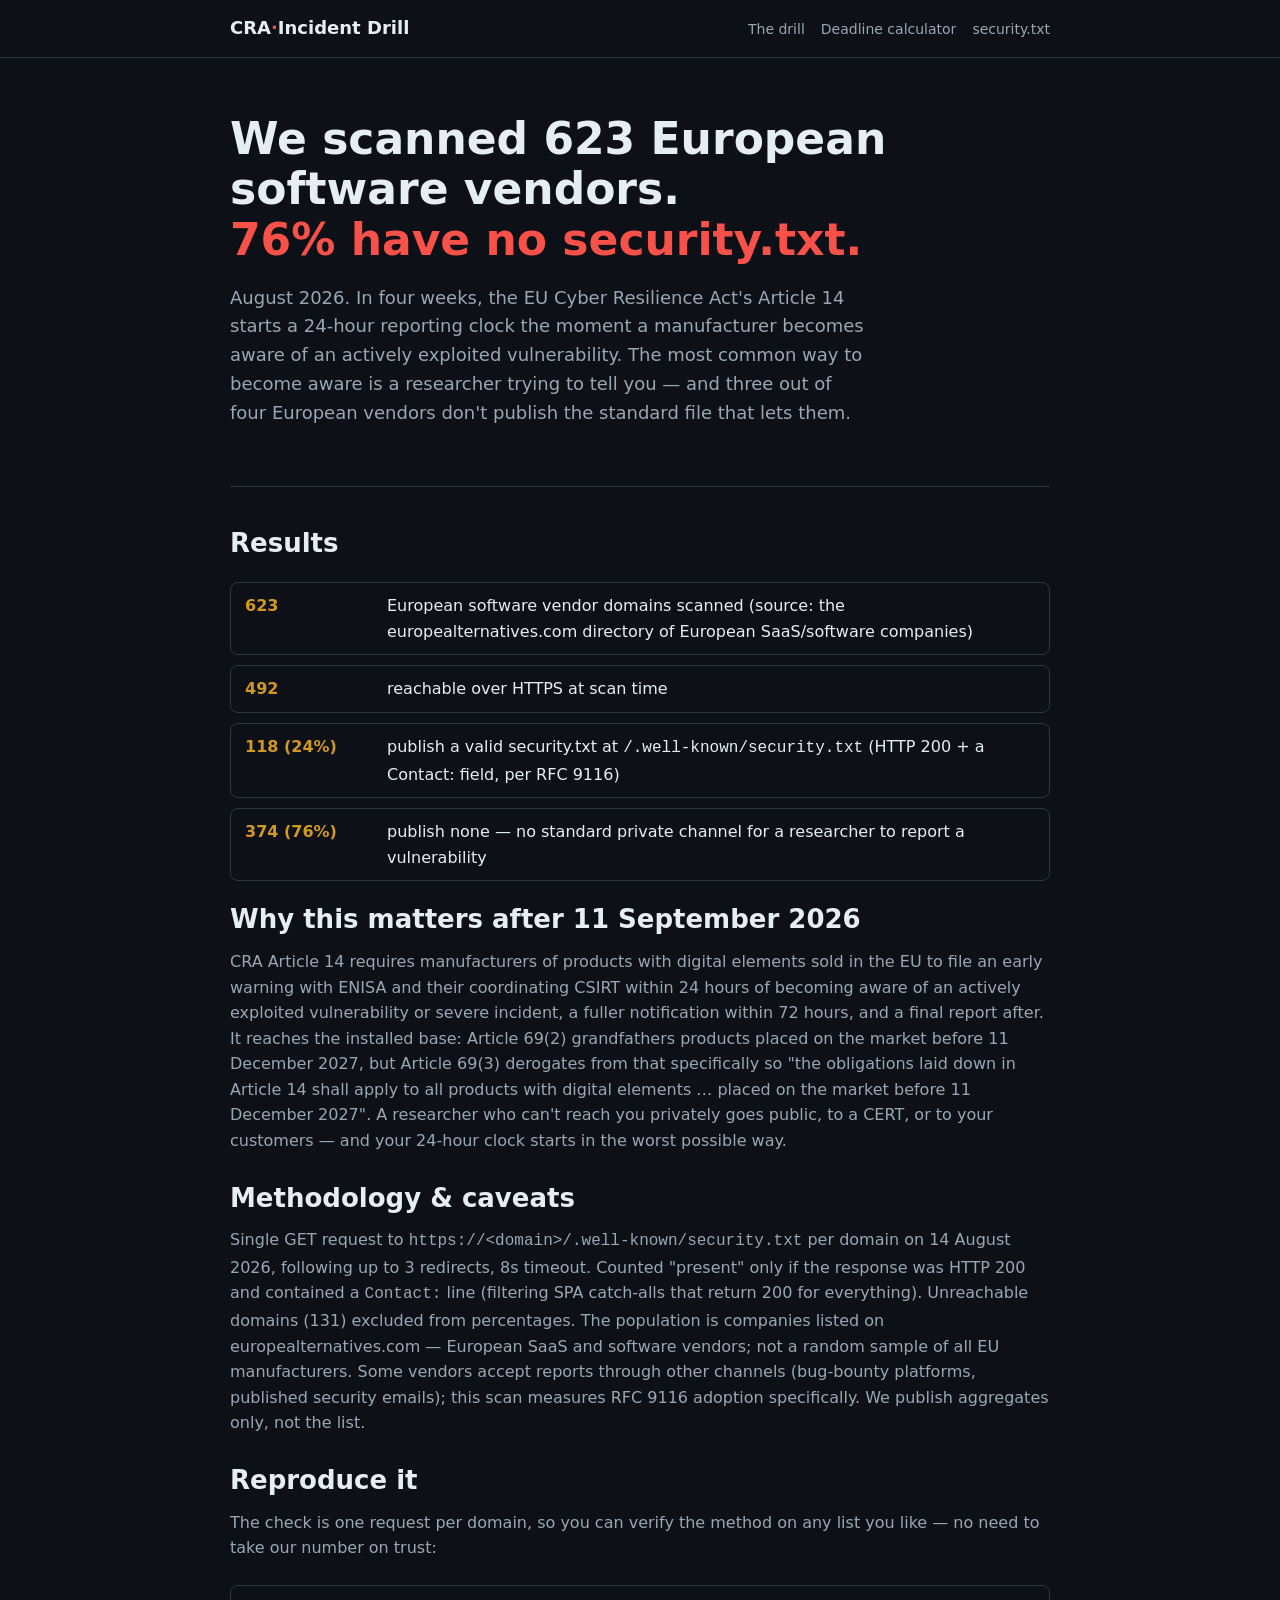
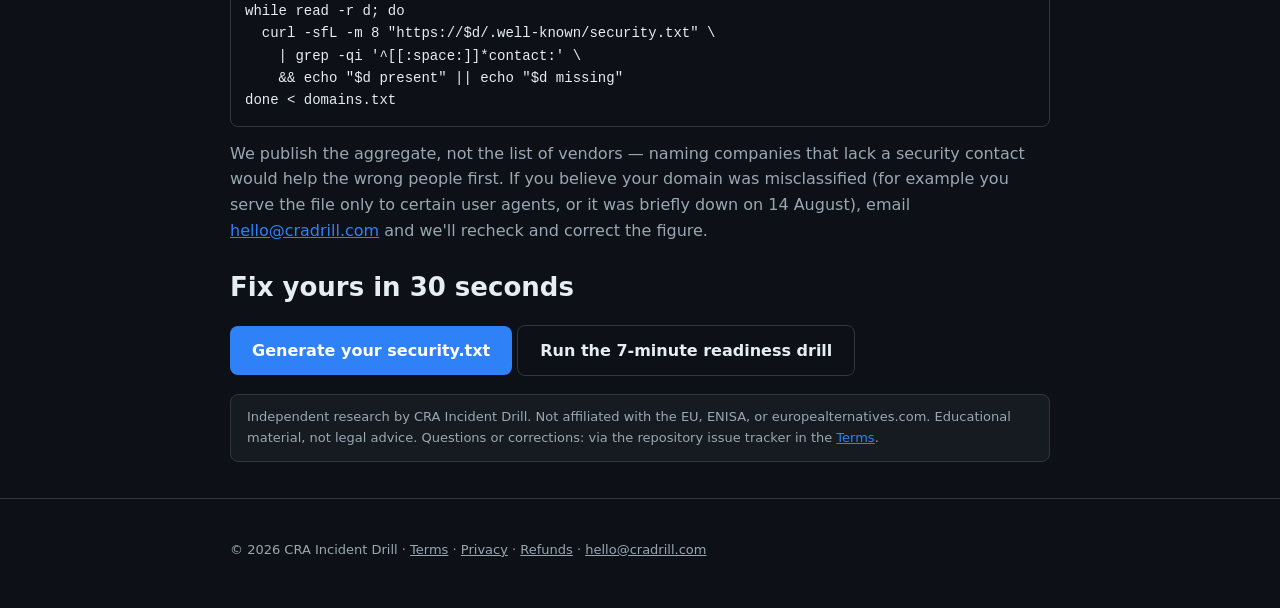
<file: research.html>
<!DOCTYPE html>
<html lang="en">
<head>
<meta charset="utf-8">
<meta name="viewport" content="width=device-width, initial-scale=1">
<title>76% of European software vendors have no security.txt — August 2026 scan</title>
<meta name="description" content="We scanned 623 European software vendors in August 2026: 76% of reachable sites have no security.txt at /.well-known/. From 11 September, awareness of an exploited vulnerability starts a 24-hour legal reporting clock under the EU Cyber Resilience Act.">
<link rel="canonical" href="https://cradrill.com/research.html">
<link rel="icon" href="data:image/svg+xml,%3Csvg xmlns='http://www.w3.org/2000/svg' viewBox='0 0 100 100'%3E%3Ctext y='80' font-size='80'%3E%E2%8F%B1%EF%B8%8F%3C/text%3E%3C/svg%3E">
<link rel="stylesheet" href="styles.css">
</head>
<body>
<header class="site">
  <div class="wrap">
    <a class="logo" href="./">CRA<span>·</span>Incident Drill</a>
    <nav><a href="./#drill">The drill</a><a href="deadline-calculator.html">Deadline calculator</a><a href="security-txt-generator.html">security.txt</a></nav>
  </div>
</header>
<div class="wrap">
  <div class="hero">
    <h1>We scanned 623 European software vendors.<br><em style="color:var(--bad);font-style:normal">76% have no security.txt.</em></h1>
    <p class="lead">August 2026. In four weeks, the EU Cyber Resilience Act's Article 14 starts a 24-hour reporting clock the moment a manufacturer becomes aware of an actively exploited vulnerability. The most common way to become aware is a researcher trying to tell you — and three out of four European vendors don't publish the standard file that lets them.</p>
  </div>
  <section>
    <h2>Results</h2>
    <div class="timeline">
      <div class="tl-item"><span class="tl-when">623</span><span>European software vendor domains scanned (source: the europealternatives.com directory of European SaaS/software companies)</span></div>
      <div class="tl-item"><span class="tl-when">492</span><span>reachable over HTTPS at scan time</span></div>
      <div class="tl-item"><span class="tl-when">118 (24%)</span><span>publish a valid security.txt at <code>/.well-known/security.txt</code> (HTTP 200 + a Contact: field, per RFC 9116)</span></div>
      <div class="tl-item"><span class="tl-when">374 (76%)</span><span>publish none — no standard private channel for a researcher to report a vulnerability</span></div>
    </div>
    <h2>Why this matters after 11 September 2026</h2>
    <p class="sub">CRA Article 14 requires manufacturers of products with digital elements sold in the EU to file an early warning with ENISA and their coordinating CSIRT within 24 hours of becoming aware of an actively exploited vulnerability or severe incident, a fuller notification within 72 hours, and a final report after. It reaches the installed base: Article 69(2) grandfathers products placed on the market before 11 December 2027, but Article 69(3) derogates from that specifically so "the obligations laid down in Article 14 shall apply to all products with digital elements … placed on the market before 11 December 2027". A researcher who can't reach you privately goes public, to a CERT, or to your customers — and your 24-hour clock starts in the worst possible way.</p>
    <h2>Methodology &amp; caveats</h2>
    <p class="sub">Single GET request to <code>https://&lt;domain&gt;/.well-known/security.txt</code> per domain on 14 August 2026, following up to 3 redirects, 8s timeout. Counted "present" only if the response was HTTP 200 and contained a <code>Contact:</code> line (filtering SPA catch-alls that return 200 for everything). Unreachable domains (131) excluded from percentages. The population is companies listed on europealternatives.com — European SaaS and software vendors; not a random sample of all EU manufacturers. Some vendors accept reports through other channels (bug-bounty platforms, published security emails); this scan measures RFC 9116 adoption specifically. We publish aggregates only, not the list.</p>
    <h2>Reproduce it</h2>
    <p class="sub">The check is one request per domain, so you can verify the method on any list you like — no need to take our number on trust:</p>
    <pre class="out">while read -r d; do
  curl -sfL -m 8 "https://$d/.well-known/security.txt" \
    | grep -qi '^[[:space:]]*contact:' \
    &amp;&amp; echo "$d present" || echo "$d missing"
done &lt; domains.txt</pre>
    <p class="sub">We publish the aggregate, not the list of vendors — naming companies that lack a security contact would help the wrong people first. If you believe your domain was misclassified (for example you serve the file only to certain user agents, or it was briefly down on 14 August), email <a href="mailto:hello@cradrill.com">hello@cradrill.com</a> and we'll recheck and correct the figure.</p>

    <h2>Fix yours in 30 seconds</h2>
    <p><a class="btn" href="security-txt-generator.html">Generate your security.txt</a> <a class="btn secondary" href="./">Run the 7-minute readiness drill</a></p>
    <div class="disclaimer">Independent research by CRA Incident Drill. Not affiliated with the EU, ENISA, or europealternatives.com. Educational material, not legal advice. Questions or corrections: via the repository issue tracker in the <a href="terms.html">Terms</a>.</div>
  </section>
</div>
<footer><div class="wrap"><p>&copy; 2026 CRA Incident Drill &middot; <a href="terms.html">Terms</a> &middot; <a href="privacy.html">Privacy</a> &middot; <a href="refunds.html">Refunds</a> &middot; <a href="mailto:hello@cradrill.com">hello@cradrill.com</a></p></div></footer>
</body>
</html>
</file>
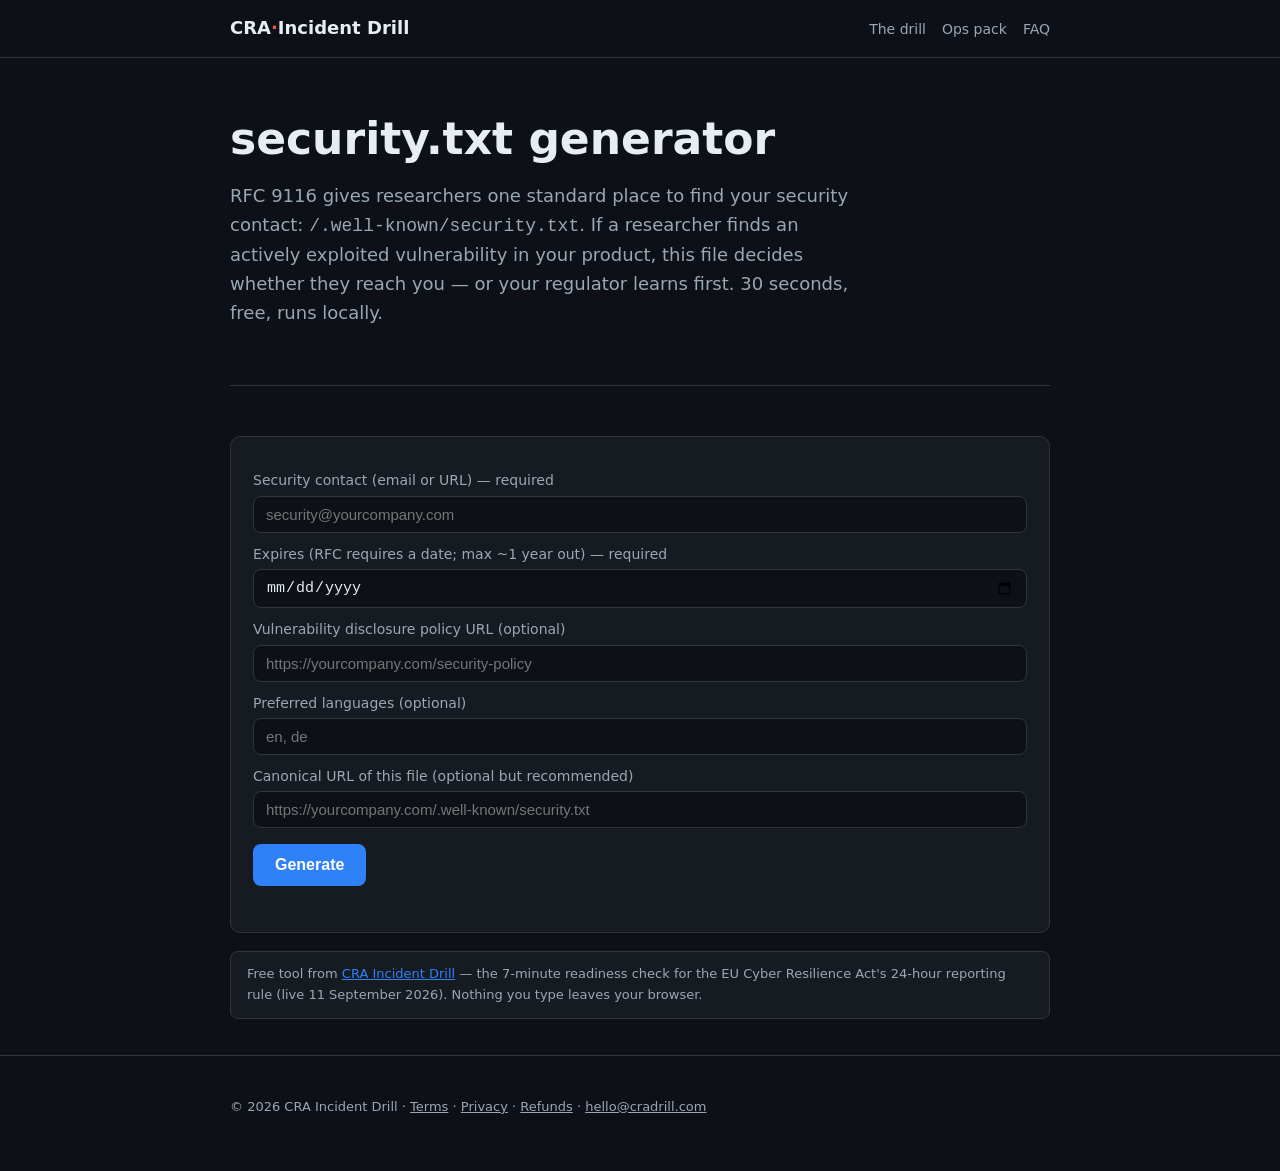
<file: security-txt-generator.html>
<!DOCTYPE html>
<html lang="en">
<head>
<meta charset="utf-8">
<meta name="viewport" content="width=device-width, initial-scale=1">
<title>security.txt generator — RFC 9116 compliant, free</title>
<meta name="description" content="Generate a valid RFC 9116 security.txt file in 30 seconds. Required good practice for vulnerability disclosure — and the CRA era makes a working security contact essential. Free, runs in your browser.">
<link rel="canonical" href="https://cradrill.com/security-txt-generator.html">
<link rel="icon" href="data:image/svg+xml,%3Csvg xmlns='http://www.w3.org/2000/svg' viewBox='0 0 100 100'%3E%3Ctext y='80' font-size='80'%3E%E2%8F%B1%EF%B8%8F%3C/text%3E%3C/svg%3E">
<link rel="stylesheet" href="styles.css">
</head>
<body>
<header class="site">
  <div class="wrap">
    <a class="logo" href="./">CRA<span>·</span>Incident Drill</a>
    <nav><a href="./#drill">The drill</a><a href="./#pack">Ops pack</a><a href="./#faq">FAQ</a></nav>
  </div>
</header>
<div class="wrap">
  <div class="hero">
    <h1>security.txt generator</h1>
    <p class="lead">RFC 9116 gives researchers one standard place to find your security contact: <code>/.well-known/security.txt</code>. If a researcher finds an actively exploited vulnerability in your product, this file decides whether they reach you — or your regulator learns first. 30 seconds, free, runs locally.</p>
  </div>
  <section>
    <div class="card">
      <label for="contact">Security contact (email or URL) — required</label>
      <input type="text" id="contact" placeholder="security@yourcompany.com">
      <label for="expires">Expires (RFC requires a date; max ~1 year out) — required</label>
      <input type="date" id="expires">
      <label for="policy">Vulnerability disclosure policy URL (optional)</label>
      <input type="url" id="policy" placeholder="https://yourcompany.com/security-policy">
      <label for="langs">Preferred languages (optional)</label>
      <input type="text" id="langs" placeholder="en, de">
      <label for="canonical">Canonical URL of this file (optional but recommended)</label>
      <input type="url" id="canonical" placeholder="https://yourcompany.com/.well-known/security.txt">
      <p style="margin-top:16px"><button class="btn" id="gen">Generate</button></p>
      <p id="note" class="sub" style="color:var(--warn)"></p>
      <div id="outwrap" class="hidden">
        <pre class="out" id="out"></pre>
        <p><button class="btn secondary" id="dl">Download security.txt</button></p>
        <p class="sub">Upload it to <code>https://yourdomain/.well-known/security.txt</code>. Consider signing it (see RFC 9116 §2.3).</p>
      </div>
    </div>
    <div class="disclaimer">Free tool from <a href="./">CRA Incident Drill</a> — the 7-minute readiness check for the EU Cyber Resilience Act's 24-hour reporting rule (live 11 September 2026). Nothing you type leaves your browser.</div>
  </section>
</div>
<footer><div class="wrap"><p>&copy; 2026 CRA Incident Drill &middot; <a href="terms.html">Terms</a> &middot; <a href="privacy.html">Privacy</a> &middot; <a href="refunds.html">Refunds</a> &middot; <a href="mailto:hello@cradrill.com">hello@cradrill.com</a></p></div></footer>
<script>
document.getElementById("gen").addEventListener("click", function () {
  var c = document.getElementById("contact").value.trim();
  var e = document.getElementById("expires").value;
  if (!c || !e) { alert("Contact and Expires are required by RFC 9116."); return; }
  var exp = new Date(e + "T23:59:59Z");
  var note = document.getElementById("note");
  note.textContent = "";
  // An expired file is treated as stale, so refuse to generate one; over a year is allowed
  // but discouraged by RFC 9116 section 2.5.5, so warn rather than block.
  if (exp.getTime() <= Date.now()) {
    note.textContent = "That Expires date is in the past — the file would be stale the moment you publish it. Pick a future date (within about a year).";
    return;
  }
  if (exp.getTime() > Date.now() + 366 * 864e5) {
    note.textContent = "Generated, but note: RFC 9116 recommends an Expires date less than a year out, so researchers can tell the contact is still maintained.";
  }
  var contact = /^https?:\/\//.test(c) ? c : "mailto:" + c;
  var lines = ["Contact: " + contact, "Expires: " + exp.toISOString()];
  var p = document.getElementById("policy").value.trim(); if (p) lines.push("Policy: " + p);
  var l = document.getElementById("langs").value.trim(); if (l) lines.push("Preferred-Languages: " + l);
  var k = document.getElementById("canonical").value.trim(); if (k) lines.push("Canonical: " + k);
  var txt = lines.join("\n") + "\n";
  document.getElementById("out").textContent = txt;
  document.getElementById("outwrap").classList.remove("hidden");
  document.getElementById("dl").onclick = function () {
    var a = document.createElement("a");
    a.href = URL.createObjectURL(new Blob([txt], { type: "text/plain" }));
    a.download = "security.txt";
    a.click();
  };
});
</script>
</body>
</html>
</file>
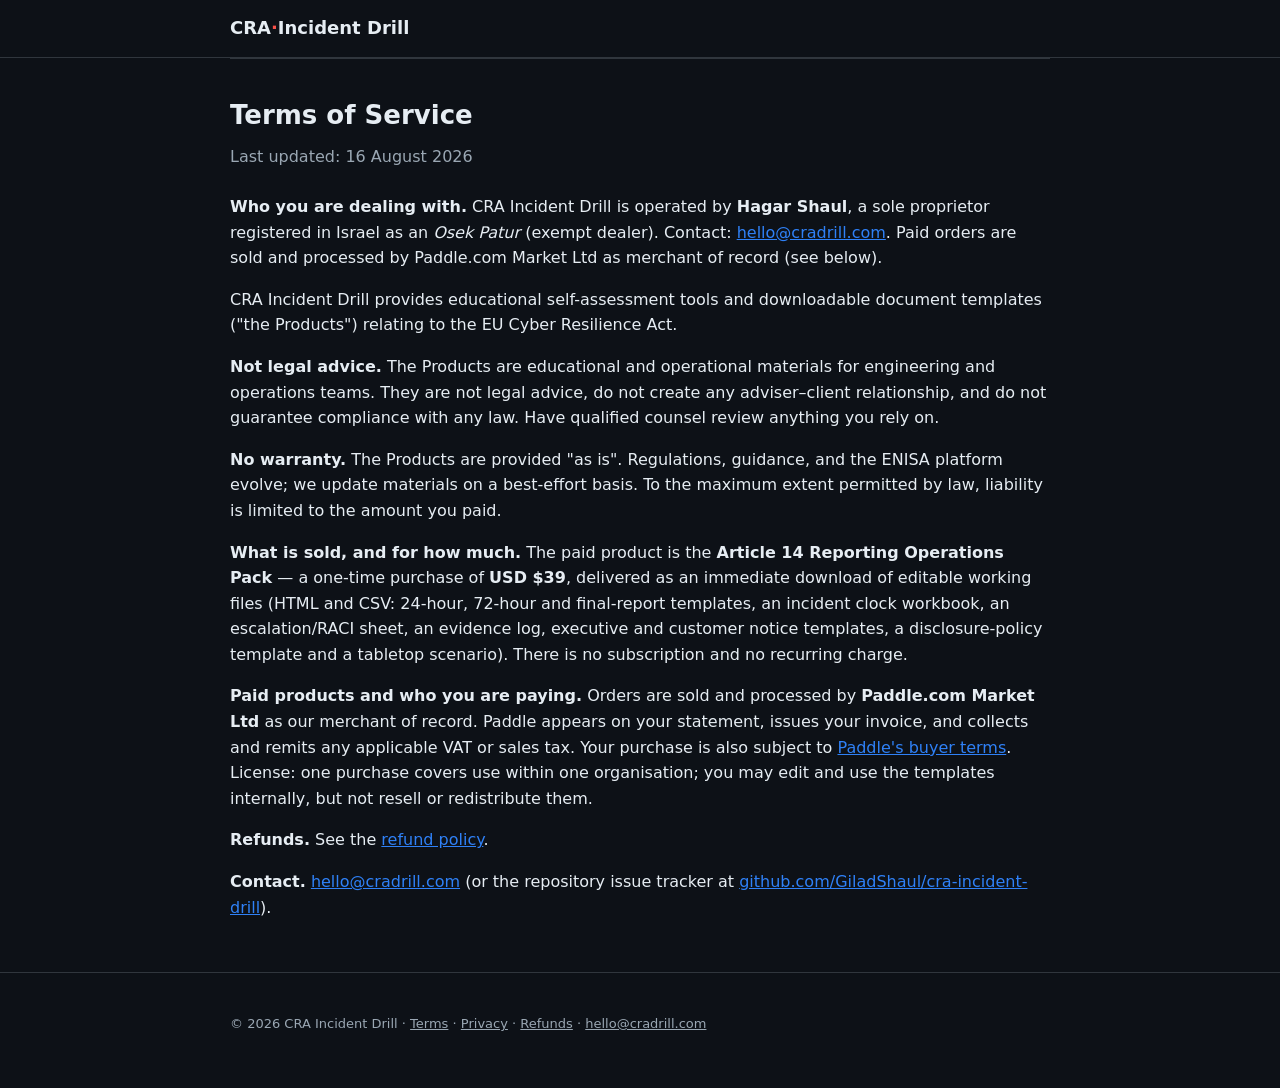
<file: terms.html>
<!DOCTYPE html>
<html lang="en">
<head><meta charset="utf-8"><meta name="viewport" content="width=device-width, initial-scale=1"><title>Terms — CRA Incident Drill</title><link rel="stylesheet" href="styles.css"></head>
<body>
<header class="site"><div class="wrap"><a class="logo" href="./">CRA<span>·</span>Incident Drill</a></div></header>
<div class="wrap"><section>
<h2>Terms of Service</h2>
<p class="sub">Last updated: 16 August 2026</p>
<p><b>Who you are dealing with.</b> CRA Incident Drill is operated by <b>Hagar Shaul</b>, a sole proprietor registered in Israel as an <i>Osek Patur</i> (exempt dealer). Contact: <a href="mailto:hello@cradrill.com">hello@cradrill.com</a>. Paid orders are sold and processed by Paddle.com Market Ltd as merchant of record (see below).</p>
<p>CRA Incident Drill provides educational self-assessment tools and downloadable document templates ("the Products") relating to the EU Cyber Resilience Act.</p>
<p><b>Not legal advice.</b> The Products are educational and operational materials for engineering and operations teams. They are not legal advice, do not create any adviser–client relationship, and do not guarantee compliance with any law. Have qualified counsel review anything you rely on.</p>
<p><b>No warranty.</b> The Products are provided "as is". Regulations, guidance, and the ENISA platform evolve; we update materials on a best-effort basis. To the maximum extent permitted by law, liability is limited to the amount you paid.</p>
<p><b>What is sold, and for how much.</b> The paid product is the <b>Article 14 Reporting Operations Pack</b> — a one-time purchase of <b>USD $39</b>, delivered as an immediate download of editable working files (HTML and CSV: 24-hour, 72-hour and final-report templates, an incident clock workbook, an escalation/RACI sheet, an evidence log, executive and customer notice templates, a disclosure-policy template and a tabletop scenario). There is no subscription and no recurring charge.</p>
<p><b>Paid products and who you are paying.</b> Orders are sold and processed by <b>Paddle.com Market Ltd</b> as our merchant of record. Paddle appears on your statement, issues your invoice, and collects and remits any applicable VAT or sales tax. Your purchase is also subject to <a href="https://www.paddle.com/legal/checkout-buyer-terms" rel="noopener">Paddle's buyer terms</a>. License: one purchase covers use within one organisation; you may edit and use the templates internally, but not resell or redistribute them.</p>
<p><b>Refunds.</b> See the <a href="refunds.html">refund policy</a>.</p>
<p><b>Contact.</b> <a href="mailto:hello@cradrill.com">hello@cradrill.com</a> (or the repository issue tracker at <a href="https://github.com/GiladShaul/cra-incident-drill/issues">github.com/GiladShaul/cra-incident-drill</a>).</p>
</section></div>
<footer><div class="wrap"><p>&copy; 2026 CRA Incident Drill &middot; <a href="terms.html">Terms</a> &middot; <a href="privacy.html">Privacy</a> &middot; <a href="refunds.html">Refunds</a> &middot; <a href="mailto:hello@cradrill.com">hello@cradrill.com</a></p></div></footer>
</body></html>
</file>
<file: styles.css>
:root {
  --bg: #0d1117; --panel: #161b22; --border: #30363d; --text: #e6edf3;
  --muted: #9aa7b3; --accent: #2f81f7; --ok: #3fb950; --warn: #d29922; --bad: #f85149;
}
* { box-sizing: border-box; }
body { margin: 0; font: 16px/1.6 system-ui, -apple-system, "Segoe UI", sans-serif; background: var(--bg); color: var(--text); }
.wrap { max-width: 860px; margin: 0 auto; padding: 0 20px; }
/* Default browser link blue fails contrast on this dark ground; nav/footer/.logo/.btn override below. */
a { color: var(--accent); }
a:hover { filter: brightness(1.2); }
header.site { border-bottom: 1px solid var(--border); padding: 14px 0; }
header.site .wrap { display: flex; align-items: center; justify-content: space-between; flex-wrap: wrap; gap: 8px; }
.logo { font-weight: 700; text-decoration: none; color: var(--text); font-size: 18px; }
.logo span { color: var(--bad); }
nav a { color: var(--muted); text-decoration: none; margin-left: 16px; font-size: 14px; }
nav a:hover { color: var(--text); }
.hero { padding: 56px 0 40px; }
.hero h1 { font-size: clamp(28px, 5vw, 44px); line-height: 1.15; margin: 0 0 16px; }
.hero h1 em { color: var(--bad); font-style: normal; }
.hero p.lead { color: var(--muted); font-size: 18px; max-width: 640px; }
.btn { display: inline-block; background: var(--accent); color: #fff; font-weight: 600; padding: 12px 22px; border-radius: 8px; text-decoration: none; border: 0; font-size: 16px; cursor: pointer; }
.btn:hover { filter: brightness(1.1); }
.btn.secondary { background: transparent; border: 1px solid var(--border); color: var(--text); }
.badges { display: flex; gap: 14px; flex-wrap: wrap; margin-top: 22px; color: var(--muted); font-size: 13px; }
.badges span::before { content: "✓ "; color: var(--ok); }
section { padding: 36px 0; border-top: 1px solid var(--border); }
h2 { font-size: 26px; margin: 0 0 8px; }
.sub { color: var(--muted); margin: 0 0 24px; }
.card { background: var(--panel); border: 1px solid var(--border); border-radius: 10px; padding: 22px; margin: 14px 0; }
.card h3 { margin: 0 0 6px; font-size: 17px; }
.q { font-weight: 600; margin: 0 0 10px; }
.choices { display: flex; gap: 10px; flex-wrap: wrap; }
.choices button { background: var(--bg); border: 1px solid var(--border); color: var(--text); padding: 9px 18px; border-radius: 8px; cursor: pointer; font-size: 15px; }
.choices button:hover, .choices button[aria-pressed="true"] { border-color: var(--accent); background: rgba(47,129,247,.15); }
.why { color: var(--muted); font-size: 14px; margin-top: 8px; display: none; }
.progress { color: var(--muted); font-size: 13px; margin-bottom: 6px; }
.scenario { border-left: 3px solid var(--bad); padding-left: 16px; font-style: italic; color: var(--muted); }
.timeline { display: grid; gap: 10px; margin: 18px 0; }
.tl-item { display: flex; gap: 12px; align-items: baseline; background: var(--bg); border: 1px solid var(--border); border-radius: 8px; padding: 10px 14px; }
.tl-when { font-weight: 700; min-width: 130px; color: var(--warn); font-variant-numeric: tabular-nums; }
.score-big { font-size: 44px; font-weight: 800; }
.band { font-size: 20px; font-weight: 700; }
.band.ok { color: var(--ok); } .band.warn { color: var(--warn); } .band.bad { color: var(--bad); }
.gap { border-left: 3px solid var(--warn); padding: 8px 14px; margin: 10px 0; background: var(--panel); border-radius: 0 8px 8px 0; }
.gap b { display: block; }
.gap span { color: var(--muted); font-size: 14px; }
.price { font-size: 40px; font-weight: 800; }
.price small { font-size: 15px; color: var(--muted); font-weight: 400; }
ul.pack { padding-left: 20px; } ul.pack li { margin: 7px 0; }
details { border: 1px solid var(--border); border-radius: 8px; padding: 12px 16px; margin: 8px 0; background: var(--panel); }
summary { cursor: pointer; font-weight: 600; }
details p { color: var(--muted); }
footer { border-top: 1px solid var(--border); padding: 28px 0 40px; color: var(--muted); font-size: 13px; }
footer a { color: var(--muted); }
.disclaimer { background: var(--panel); border: 1px solid var(--border); border-radius: 8px; padding: 12px 16px; font-size: 13px; color: var(--muted); margin-top: 18px; }
.hidden { display: none; }
label { display: block; margin: 10px 0 4px; font-size: 14px; color: var(--muted); }
input[type=text], input[type=url], input[type=email], input[type=date] { width: 100%; padding: 9px 12px; border-radius: 8px; border: 1px solid var(--border); background: var(--bg); color: var(--text); font-size: 15px; }
pre.out { background: var(--bg); border: 1px solid var(--border); border-radius: 8px; padding: 14px; overflow-x: auto; font-size: 14px; }
@media (max-width: 600px) { .tl-when { min-width: 100px; } nav a { margin-left: 10px; } }
</file>
